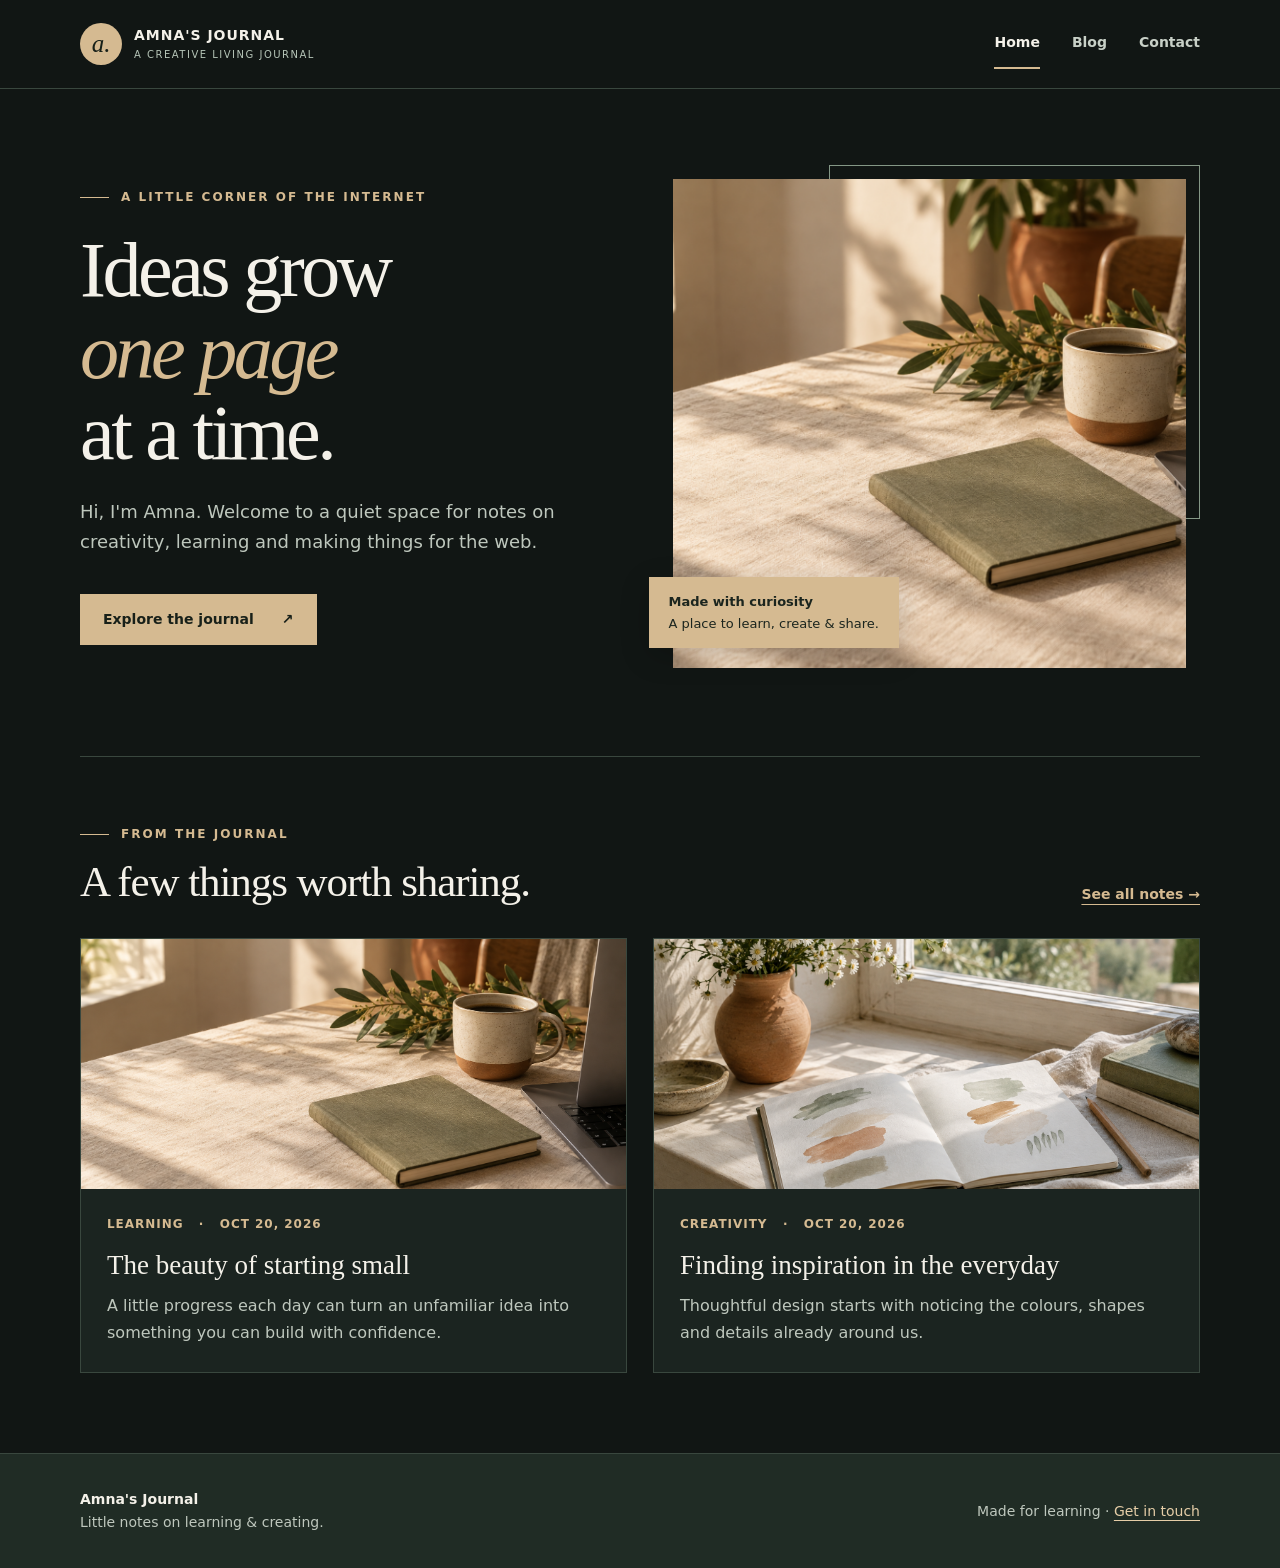
<file: index.html>
<!DOCTYPE html>
<html lang="en"><head><meta charset="utf-8"/><meta content="width=device-width, initial-scale=1" name="viewport"/><meta content="A learning journal about creating for the web." name="description"/><title>Home | Amna's Journal</title><link href="css/style.css" rel="stylesheet"/></head><body><a class="skip" href="#main">Skip to content</a><header class="header"><div class="wrap bar"><a class="brand" href="index.html"><span aria-hidden="true" class="brand-mark">a.</span><span class="brand-text">AMNA'S JOURNAL<small>A CREATIVE LIVING JOURNAL</small></span></a><nav aria-label="Main navigation" class="nav"><a aria-current="page" href="index.html">Home</a><a href="blog.html">Blog</a><a href="contact.html">Contact</a></nav></div></header><main id="main"><div class="wrap"><section class="hero"><div><div class="eyebrow">A little corner of the internet</div><h1>Ideas grow<br/><em>one page</em><br/>at a time.</h1><p class="lead">Hi, I'm Amna. Welcome to a quiet space for notes on creativity, learning and making things for the web.</p><a class="button" href="blog.html">Explore the journal <span aria-hidden="true">↗</span></a></div><div class="hero-image"><img alt="A sunlit desk with a notebook, coffee and greenery" src="images/journal-desk.png"/><div class="image-note"><strong>Made with curiosity</strong>A place to learn, create &amp; share.</div></div></section><section class="section"><div class="section-top"><div><div class="eyebrow">From the journal</div><h2>A few things worth sharing.</h2></div><a href="blog.html">See all notes →</a></div><div class="grid"><article class="post"><img alt="A sunlit desk with a notebook and coffee" src="images/journal-desk.png"/><div class="post-body"><div class="meta">LEARNING   ·   <time datetime="2026-10-20">Oct 20, 2026</time></div><h3>The beauty of starting small</h3><p>A little progress each day can turn an unfamiliar idea into something you can build with confidence.</p></div></article><article class="post"><img alt="An open sketchbook of color swatches beside flowers" src="images/inspiration.png"/><div class="post-body"><div class="meta">CREATIVITY   ·   <time datetime="2026-10-20">Oct 20, 2026</time></div><h3>Finding inspiration in the everyday</h3><p>Thoughtful design starts with noticing the colours, shapes and details already around us.</p></div></article></div></section></div></main><footer class="footer"><div class="wrap foot"><div><strong>Amna's Journal</strong><br/>Little notes on learning &amp; creating.</div><div>Made for learning · <a href="contact.html">Get in touch</a></div></div></footer></body></html>
</file>
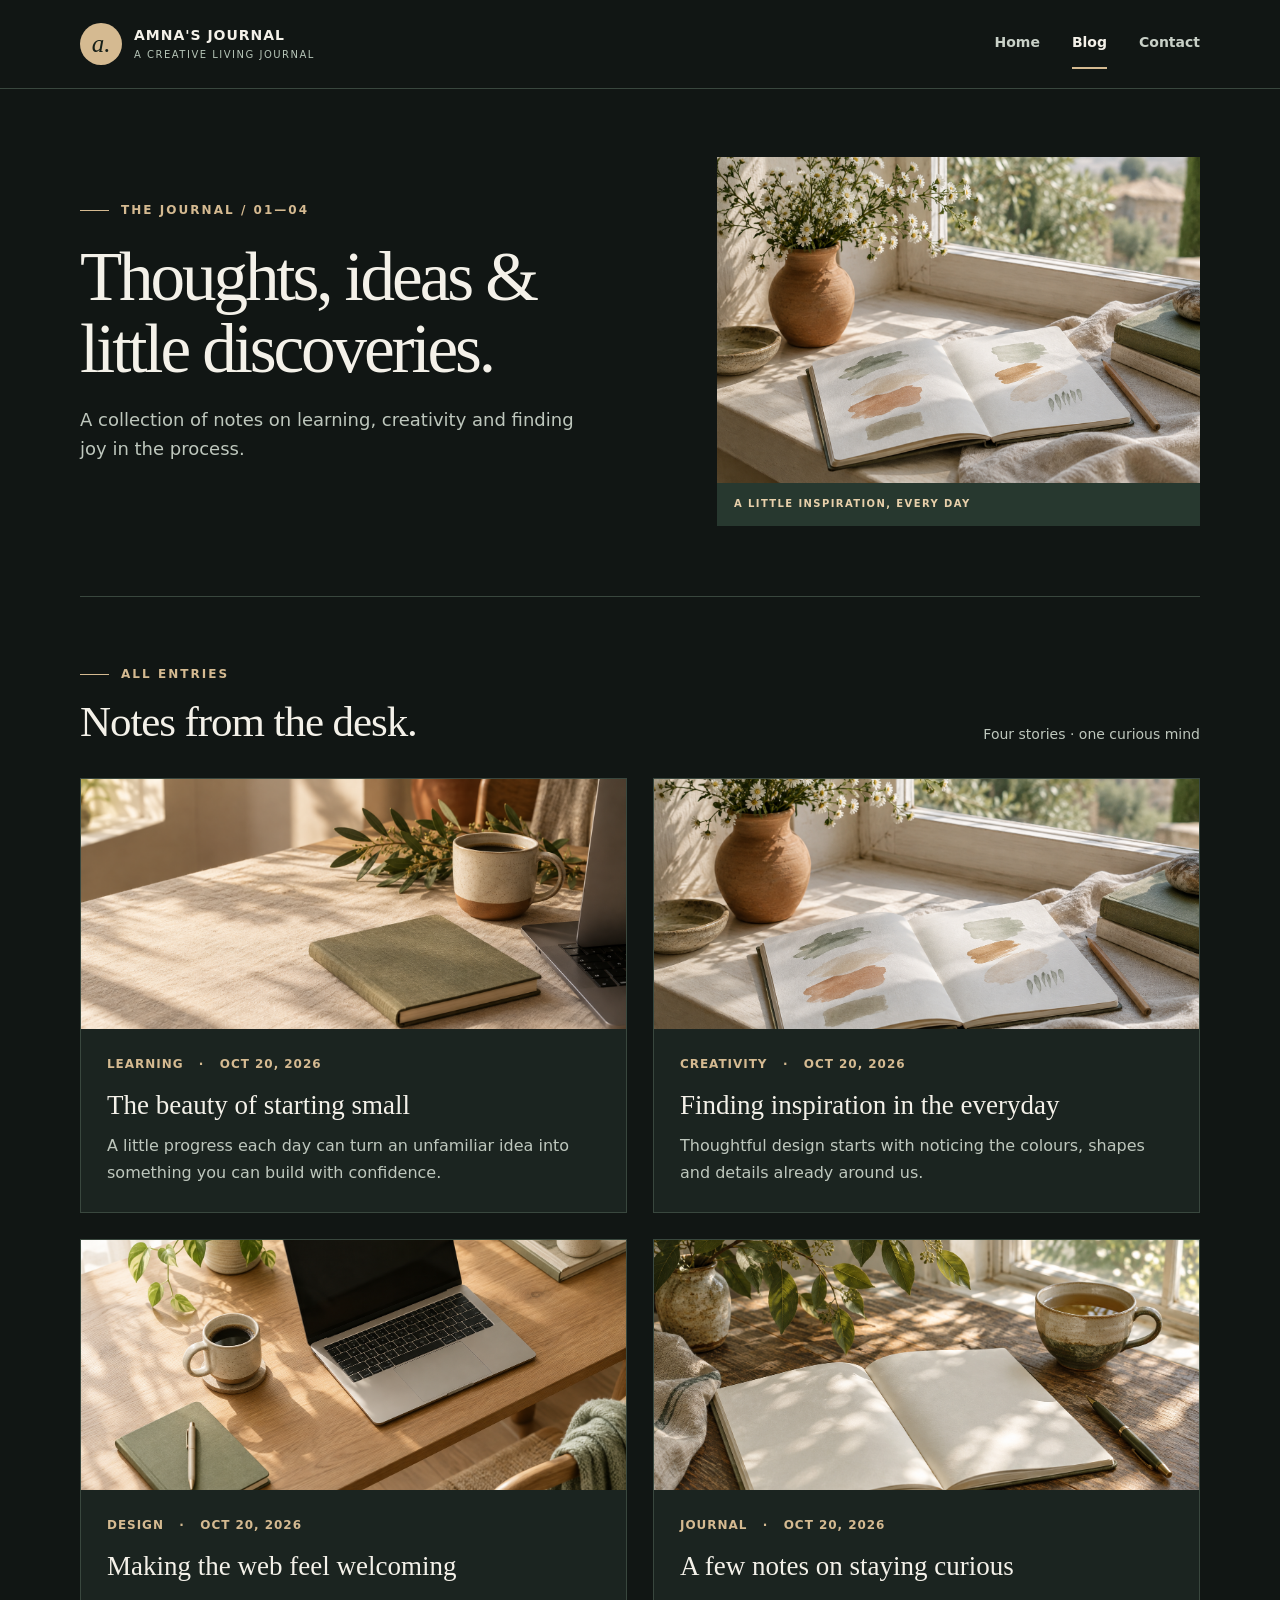
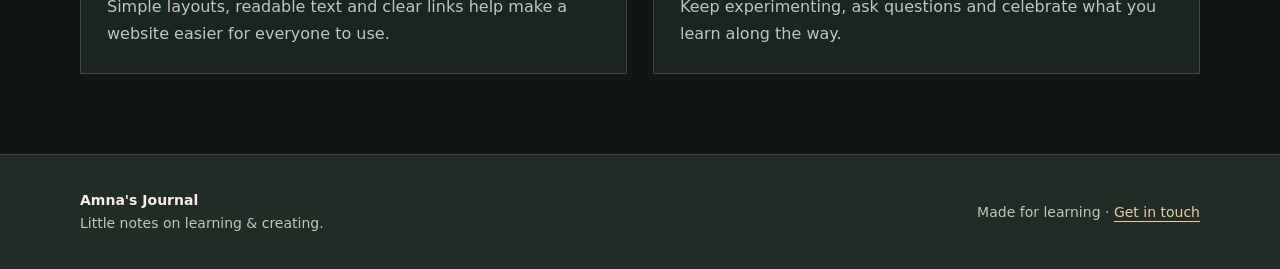
<file: blog.html>
<!DOCTYPE html>

<html lang="en"><head><meta charset="utf-8"/><meta content="width=device-width, initial-scale=1" name="viewport"/><meta content="A learning journal about creating for the web." name="description"/><title>Blog | Amna's Journal</title><link href="css/style.css" rel="stylesheet"/></head><body><a class="skip" href="#main">Skip to content</a><header class="header"><div class="wrap bar"><a class="brand" href="index.html"><span aria-hidden="true" class="brand-mark">a.</span><span class="brand-text">AMNA'S JOURNAL<small>A CREATIVE LIVING JOURNAL</small></span></a><nav aria-label="Main navigation" class="nav"><a href="index.html">Home</a><a aria-current="page" href="blog.html">Blog</a><a href="contact.html">Contact</a></nav></div></header><main id="main"><div class="wrap"><section class="page-head"><div class="page-head-copy"><div class="eyebrow">The journal / 01—04</div><h1>Thoughts, ideas &amp;<br/>little discoveries.</h1><p>A collection of notes on learning, creativity and finding joy in the process.</p></div><div class="page-head-art"><img alt="An open sketchbook with flowers in warm window light" src="images/inspiration.png"/><span>A LITTLE INSPIRATION, EVERY DAY</span></div></section><section class="section"><div class="section-top"><div><div class="eyebrow">All entries</div><h2>Notes from the desk.</h2></div><span>Four stories · one curious mind</span></div><div class="grid"><article class="post"><img alt="A sunlit desk with a notebook and coffee" src="images/journal-desk.png"/><div class="post-body"><div class="meta">LEARNING   ·   <time datetime="2026-10-20">Oct 20, 2026</time></div><h3>The beauty of starting small</h3><p>A little progress each day can turn an unfamiliar idea into something you can build with confidence.</p></div></article><article class="post"><img alt="An open sketchbook of color swatches beside flowers" src="images/inspiration.png"/><div class="post-body"><div class="meta">CREATIVITY   ·   <time datetime="2026-10-20">Oct 20, 2026</time></div><h3>Finding inspiration in the everyday</h3><p>Thoughtful design starts with noticing the colours, shapes and details already around us.</p></div></article><article class="post"><img alt="A laptop and coffee on a sunlit desk" src="images/workspace.png"/><div class="post-body"><div class="meta">DESIGN   ·   <time datetime="2026-10-20">Oct 20, 2026</time></div><h3>Making the web feel welcoming</h3><p>Simple layouts, readable text and clear links help make a website easier for everyone to use.</p></div></article><article class="post"><img alt="An open journal and tea in the afternoon light" src="images/curiosity.png"/><div class="post-body"><div class="meta">JOURNAL   ·   <time datetime="2026-10-20">Oct 20, 2026</time></div><h3>A few notes on staying curious</h3><p>Keep experimenting, ask questions and celebrate what you learn along the way.</p></div></article></div></section></div></main><footer class="footer"><div class="wrap foot"><div><strong>Amna's Journal</strong><br/>Little notes on learning &amp; creating.</div><div>Made for learning · <a href="contact.html">Get in touch</a></div></div></footer></body></html>
</file>
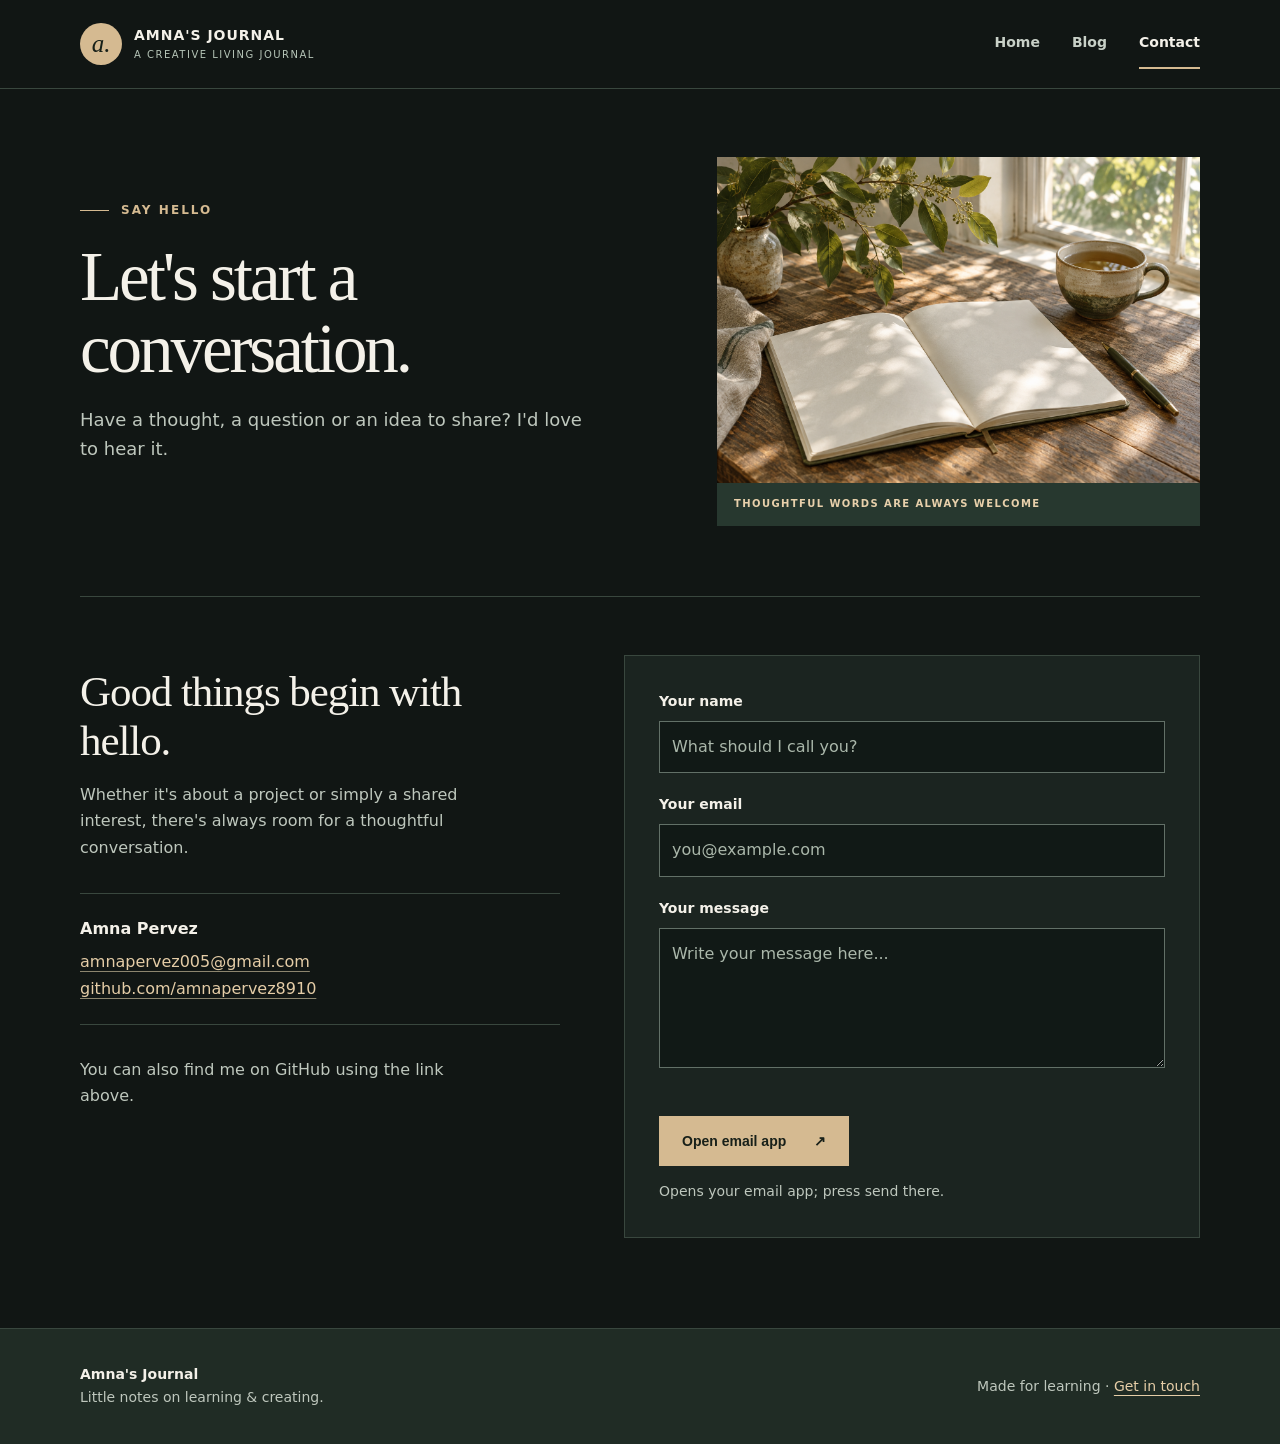
<file: contact.html>
<!DOCTYPE html>

<html lang="en"><head><meta charset="utf-8"/><meta content="width=device-width, initial-scale=1" name="viewport"/><meta content="A learning journal about creating for the web." name="description"/><title>Contact | Amna's Journal</title><link href="css/style.css" rel="stylesheet"/></head><body><a class="skip" href="#main">Skip to content</a><header class="header"><div class="wrap bar"><a class="brand" href="index.html"><span aria-hidden="true" class="brand-mark">a.</span><span class="brand-text">AMNA'S JOURNAL<small>A CREATIVE LIVING JOURNAL</small></span></a><nav aria-label="Main navigation" class="nav"><a href="index.html">Home</a><a href="blog.html">Blog</a><a aria-current="page" href="contact.html">Contact</a></nav></div></header><main id="main"><div class="wrap"><section class="page-head"><div class="page-head-copy"><div class="eyebrow">Say hello</div><h1>Let's start a<br/>conversation.</h1><p>Have a thought, a question or an idea to share? I'd love to hear it.</p></div><div class="page-head-art"><img alt="An open journal and tea beside a sunlit window" src="images/curiosity.png"/><span>THOUGHTFUL WORDS ARE ALWAYS WELCOME</span></div></section><div class="contact-layout"><div class="contact-copy"><h2>Good things begin with hello.</h2><p>Whether it's about a project or simply a shared interest, there's always room for a thoughtful conversation.</p><div class="contact-details"><strong>Amna Pervez</strong><a href="mailto:amnapervez005@gmail.com">amnapervez005@gmail.com</a><br/><a href="https://github.com/amnapervez8910">github.com/amnapervez8910</a></div><p>You can also find me on GitHub using the link above.</p></div><form action="mailto:amnapervez005@gmail.com" class="form" enctype="text/plain" id="contact-form" method="post"><div class="field"><label for="name">Your name</label><input autocomplete="name" id="name" name="name" placeholder="What should I call you?" required=""/></div><div class="field"><label for="email">Your email</label><input autocomplete="email" id="email" name="email" placeholder="you@example.com" required="" type="email"/></div><div class="field"><label for="message">Your message</label><textarea id="message" name="message" placeholder="Write your message here..." required=""></textarea></div><button class="button" type="submit">Open email app <span aria-hidden="true">↗</span></button><p class="form-note">Opens your email app; press send there.</p></form></div></div></main><footer class="footer"><div class="wrap foot"><div><strong>Amna's Journal</strong><br/>Little notes on learning &amp; creating.</div><div>Made for learning · <a href="contact.html">Get in touch</a></div></div></footer><script>
  // Prepare a message in the visitor's email app; this does not send it automatically.
  document.getElementById('contact-form').addEventListener('submit', function (event) {
    event.preventDefault();
    const name = document.getElementById('name').value.trim();
    const email = document.getElementById('email').value.trim();
    const message = document.getElementById('message').value.trim();
    const subject = encodeURIComponent('Hello from ' + name);
    const body = encodeURIComponent('Name: ' + name + '\nEmail: ' + email + '\n\n' + message);
    const link = document.createElement('a');
    link.href = 'mailto:amnapervez005@gmail.com?subject=' + subject + '&body=' + body;
    link.click();
  });
</script></body></html>
</file>
<file: css/style.css>
/* Shared style for all three pages: a warm, dark editorial journal. */
:root {
  color-scheme: dark;
  --paper: #111614;
  --surface: #1b2420;
  --raised: #222d27;
  --ink: #f4f1e9;
  --muted: #bec7bd;
  --line: #39473e;
  --accent: #d5ba91;
  --deep: #27382f;
}
* {
  box-sizing: border-box;
}
html {
  scroll-behavior: smooth;
}
body {
  margin: 0;
  background: var(--paper);
  color: var(--ink);
  font:
    16px/1.65 system-ui,
    -apple-system,
    BlinkMacSystemFont,
    "Segoe UI",
    sans-serif;
}
a {
  color: inherit;
}
a:focus-visible,
input:focus-visible,
textarea:focus-visible,
button:focus-visible {
  outline: 3px solid #f0cf9b;
  outline-offset: 4px;
}
img {
  display: block;
  max-width: 100%;
}
.wrap {
  width: min(1120px, calc(100% - 48px));
  margin: auto;
}
.skip {
  position: absolute;
  left: -9999px;
}
.skip:focus {
  left: 20px;
  top: 8px;
  z-index: 5;
  background: var(--surface);
  padding: 8px;
}
.header {
  border-bottom: 1px solid var(--line);
  background: #111614;
}
.bar {
  min-height: 88px;
  display: flex;
  align-items: center;
  justify-content: space-between;
  gap: 24px;
}
.brand {
  text-decoration: none;
  display: flex;
  align-items: center;
  gap: 12px;
}
.brand-mark {
  width: 42px;
  height: 42px;
  background: var(--accent);
  color: #172018;
  display: grid;
  place-items: center;
  font:
    italic 25px Georgia,
    serif;
  border-radius: 50%;
}
.brand-text {
  font-weight: 750;
  letter-spacing: 0.07em;
  line-height: 1.1;
  font-size: 14px;
}
.brand-text small {
  display: block;
  color: #b6c5b8;
  font-size: 10px;
  font-weight: 500;
  letter-spacing: 0.15em;
  margin-top: 6px;
}
.nav {
  display: flex;
  gap: 32px;
  align-items: center;
}
.nav a {
  padding: 12px 0;
  text-decoration: none;
  color: #c8d0c7;
  font-size: 14px;
  font-weight: 650;
  border-bottom: 2px solid transparent;
}
.nav a:hover,
.nav a[aria-current="page"] {
  color: var(--ink);
  border-color: var(--accent);
}
.hero {
  display: grid;
  grid-template-columns: 1fr 1fr;
  gap: 65px;
  align-items: center;
  padding: 76px 0 88px;
}
.eyebrow {
  text-transform: uppercase;
  letter-spacing: 0.17em;
  color: var(--accent);
  font-size: 12px;
  font-weight: 750;
}
.eyebrow::before {
  content: "";
  display: inline-block;
  width: 29px;
  height: 1px;
  background: var(--accent);
  vertical-align: middle;
  margin-right: 12px;
}
.hero h1,
.page-head h1 {
  font:
    normal clamp(48px, 6.1vw, 79px)/1.04 Georgia,
    serif;
  letter-spacing: -0.045em;
  margin: 22px 0 24px;
}
.hero h1 em {
  color: var(--accent);
  font-weight: normal;
}
.lead {
  color: var(--muted);
  max-width: 510px;
  font-size: 18px;
}
.button {
  display: inline-flex;
  align-items: center;
  justify-content: center;
  gap: 28px;
  background: var(--accent);
  color: #182019;
  border: 1px solid var(--accent);
  padding: 13px 22px;
  min-height: 50px;
  font-size: 14px;
  font-weight: 750;
  text-decoration: none;
  margin-top: 20px;
}
.button:hover {
  background: #efd5ac;
}
.hero-image {
  position: relative;
  padding: 14px 14px 0 0;
}
.hero-image::before {
  content: "";
  position: absolute;
  top: 0;
  right: 0;
  width: 70%;
  height: 70%;
  border: 1px solid #849786;
  z-index: 0;
}
.hero-image img {
  position: relative;
  width: 100%;
  aspect-ratio: 1.05;
  object-fit: cover;
}
.image-note {
  position: absolute;
  bottom: 20px;
  left: -24px;
  background: var(--accent);
  color: #1b251e;
  padding: 14px 20px;
  box-shadow: 0 8px 30px #0003;
  font-size: 13px;
}
.image-note strong {
  display: block;
  color: #1b251e;
}
.section {
  padding: 68px 0 80px;
  border-top: 1px solid var(--line);
}
.section-top {
  display: flex;
  justify-content: space-between;
  align-items: end;
  gap: 20px;
  margin-bottom: 32px;
}
.section h2,
.contact-copy h2 {
  font:
    normal clamp(31px, 3.4vw, 43px)/1.15 Georgia,
    serif;
  letter-spacing: -0.025em;
  margin: 12px 0 0;
}
.section-top a {
  font-size: 14px;
  font-weight: 700;
  color: var(--accent);
  text-underline-offset: 5px;
}
.section-top > span {
  color: var(--muted);
  font-size: 14px;
}
.grid {
  display: grid;
  grid-template-columns: repeat(2, minmax(0, 1fr));
  gap: 26px;
}
.post {
  background: var(--surface);
  border: 1px solid var(--line);
  overflow: hidden;
}
.post img {
  width: 100%;
  height: 250px;
  object-fit: cover;
  transition: transform 0.35s ease;
}
.post:hover img {
  transform: scale(1.025);
}
.post:nth-child(2) img {
  object-position: 55% 60%;
}
.post:nth-child(3) img {
  object-position: 50% 60%;
}
.post:nth-child(4) img {
  object-position: 55% 45%;
}
.post-body {
  padding: 26px;
}
.meta {
  color: var(--accent);
  font-size: 12px;
  font-weight: 700;
  letter-spacing: 0.08em;
  text-transform: uppercase;
}
.post h3 {
  font:
    normal 27px/1.2 Georgia,
    serif;
  margin: 14px 0 12px;
}
.post p {
  color: var(--muted);
  margin: 0;
}
.page-head {
  padding: 68px 0 70px;
  display: grid;
  grid-template-columns: 1.08fr 0.92fr;
  gap: 70px;
  align-items: center;
}
.page-head h1 {
  font-size: clamp(48px, 5.4vw, 70px);
  margin: 20px 0;
}
.page-head p {
  color: var(--muted);
  font-size: 18px;
  max-width: 520px;
}
.page-head-art {
  position: relative;
}
.page-head-art img {
  width: 100%;
  aspect-ratio: 1.48;
  object-fit: cover;
}
.page-head-art span {
  display: block;
  background: var(--deep);
  color: #e8d0ab;
  padding: 13px 17px;
  font-size: 10px;
  font-weight: 700;
  letter-spacing: 0.14em;
}
.contact-layout {
  display: grid;
  grid-template-columns: 1fr 1.2fr;
  gap: 64px;
  padding: 58px 0 90px;
  border-top: 1px solid var(--line);
}
.contact-copy p {
  color: var(--muted);
  max-width: 380px;
}
.contact-details {
  margin: 32px 0;
  padding: 22px 0;
  border-top: 1px solid var(--line);
  border-bottom: 1px solid var(--line);
}
.contact-details strong {
  display: block;
  color: var(--ink);
  margin-bottom: 7px;
}
.contact-details a {
  color: #e5cda7;
  text-decoration-color: #8c856e;
  text-underline-offset: 4px;
  overflow-wrap: anywhere;
}
.form {
  background: var(--surface);
  border: 1px solid var(--line);
  padding: 34px;
}
.field {
  margin-bottom: 20px;
}
label {
  display: block;
  font-size: 14px;
  font-weight: 700;
  margin-bottom: 8px;
}
input,
textarea {
  width: 100%;
  border: 1px solid #627067;
  background: #111916;
  color: var(--ink);
  font: inherit;
  padding: 12px;
  min-height: 48px;
  border-radius: 0;
}
input::placeholder,
textarea::placeholder {
  color: #aab7aa;
  opacity: 1;
}
textarea {
  resize: vertical;
  min-height: 140px;
}
.form-note {
  font-size: 14px;
  color: var(--muted);
  margin-bottom: 0;
}
.footer {
  background: #202c25;
  border-top: 1px solid var(--line);
  padding: 34px 0;
}
.foot {
  display: flex;
  align-items: center;
  justify-content: space-between;
  gap: 20px;
  color: var(--muted);
  font-size: 14px;
}
.foot strong {
  color: var(--ink);
}
.foot a {
  color: #e5cda7;
  text-underline-offset: 4px;
}
@media (max-width: 700px) {
  .wrap {
    width: calc(100% - 36px);
  }
  .bar {
    padding: 16px 0;
    flex-wrap: wrap;
    gap: 10px;
  }
  .nav {
    gap: 24px;
  }
  .nav a {
    padding: 9px 0;
  }
  .hero {
    grid-template-columns: 1fr;
    gap: 32px;
    padding: 48px 0 58px;
  }
  .hero h1 {
    font-size: 48px;
  }
  .hero-image {
    padding-right: 10px;
  }
  .hero-image img {
    aspect-ratio: 1.3;
  }
  .image-note {
    left: 10px;
    bottom: 10px;
  }
  .section {
    padding: 48px 0 58px;
  }
  .grid {
    grid-template-columns: 1fr;
    gap: 18px;
  }
  .post img {
    height: 220px;
  }
  .post-body {
    padding: 22px;
  }
  .section-top {
    align-items: start;
    flex-direction: column;
    gap: 12px;
  }
  .page-head {
    padding: 48px 0 50px;
    grid-template-columns: 1fr;
    gap: 24px;
  }
  .page-head h1 {
    font-size: 46px;
  }
  .page-head-art img {
    aspect-ratio: 1.5;
  }
  .contact-layout {
    grid-template-columns: 1fr;
    gap: 28px;
    padding: 45px 0 58px;
  }
  .form {
    padding: 22px;
  }
  .foot {
    align-items: start;
    flex-direction: column;
  }
  .contact-details {
    margin: 24px 0;
  }
}
@media (prefers-reduced-motion: reduce) {
  html {
    scroll-behavior: auto;
  }
  .post img {
    transition: none;
  }
}
</file>
